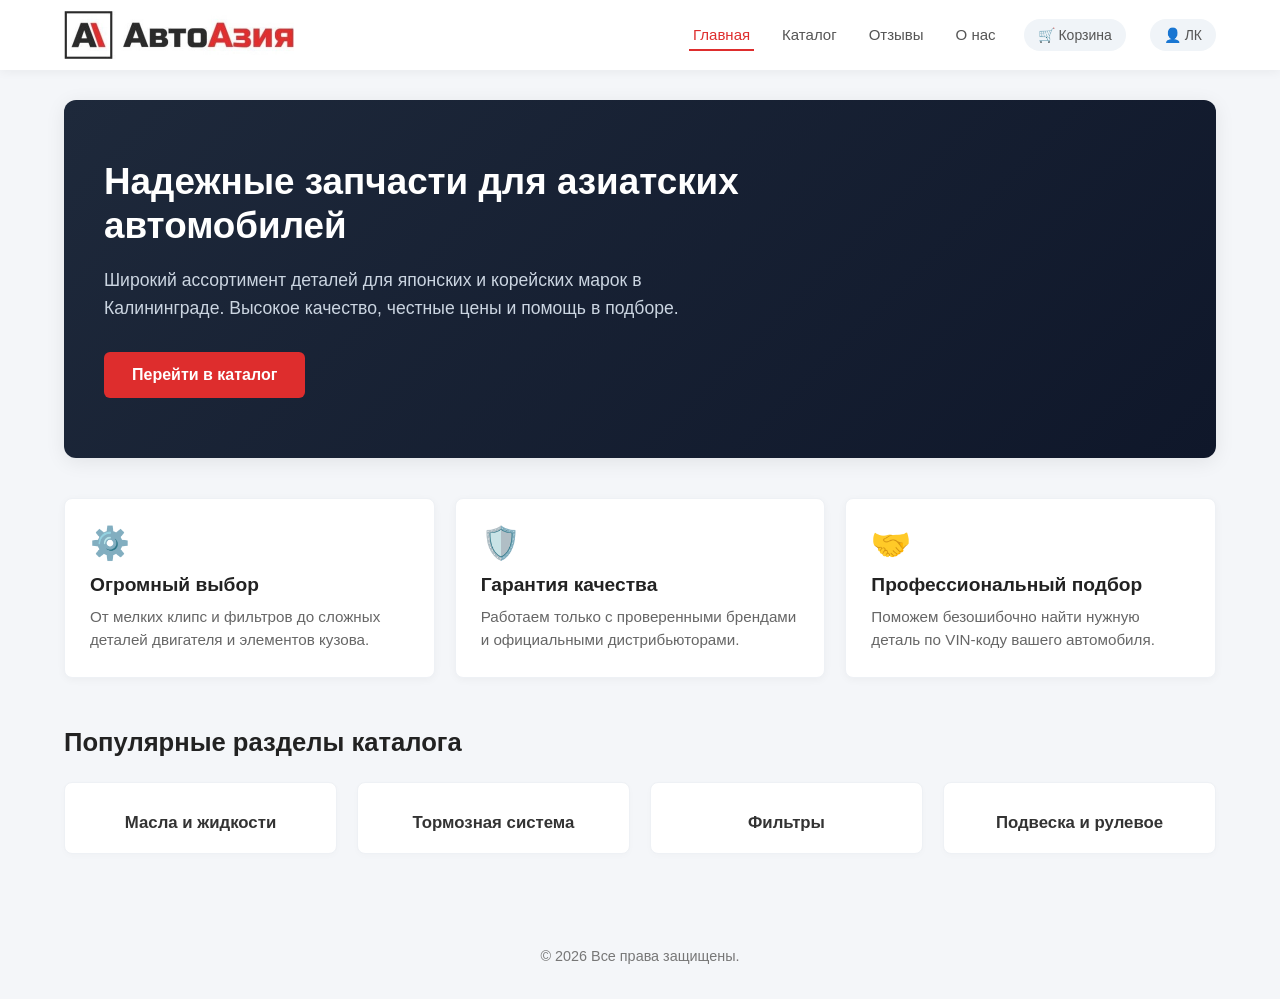
<file: index.html>
<!DOCTYPE html>
<html lang="ru">
<head>
    <meta charset="UTF-8">
    <meta name="viewport" content="width=device-width, initial-scale=1.0">
    <title>АвтоАзия — Запчасти для японских и корейских авто в Калининграде</title>
    <link rel="icon" type="image/png" href="images/favicon1.png">
    <link rel="stylesheet" href="style.css">
    <script src="script.js" defer></script> 
</head>
<body class="page-home">
    <header>
        <div class="header-container">
            <a href="index.html" class="logo">
                <img src="images/logo2.jpg" alt="logo AutoAsia" width="230" height="48">
            </a>
                <nav class="navigation">
                    <ul>
                        <li><a href="index.html" class="active">Главная</a></li>
                        <li><a href="catalog.html">Каталог</a></li>
                        <li><a href="reviews.html">Отзывы</a></li>
                        <li><a href="about.html">О нас</a></li>
                        <li><a href="cart.html" class="icon-link">🛒 Корзина</a></li>
                        <li><a href="auth.html" class="icon-link">👤 ЛК</a></li>

                    </ul>
                </nav>
        </div>
    </header>

    <main class="main-content">
        <!-- Главный промо-баннер -->
        <section class="hero-banner">
            <div class="hero-content">
                <h1>Надежные запчасти для азиатских автомобилей</h1>
                <p>Широкий ассортимент деталей для японских и корейских марок в Калининграде. Высокое качество, честные цены и помощь в подборе.</p>
                <a href="catalog.html" class="cta-button">Перейти в каталог</a>
            </div>
        </section>

        <!-- Блок преимуществ -->
        <section class="features-section">
            <div class="feature-card">
                <span class="feature-icon">⚙️</span>
                <h3>Огромный выбор</h3>
                <p>От мелких клипс и фильтров до сложных деталей двигателя и элементов кузова.</p>
            </div>
            <div class="feature-card">
                <span class="feature-icon">🛡️</span>
                <h3>Гарантия качества</h3>
                <p>Работаем только с проверенными брендами и официальными дистрибьюторами.</p>
            </div>
            <div class="feature-card">
                <span class="feature-icon">🤝</span>
                <h3>Профессиональный подбор</h3>
                <p>Поможем безошибочно найти нужную деталь по VIN-коду вашего автомобиля.</p>
            </div>
        </section>

        <!-- Популярные категории -->
        <section class="categories-section">
            <h2>Популярные разделы каталога</h2>
            <div class="categories-grid">
                <a href="catalog.html?category=oil" class="category-item-box">
                    <span class="cat-icon"></span>
                    <h4>Масла и жидкости</h4>
                </a>
                <a href="catalog.html?category=brakes" class="category-item-box">
                    <span class="cat-icon"></span>
                    <h4>Тормозная система</h4>
                </a>
                <a href="catalog.html?category=filters" class="category-item-box">
                    <span class="cat-icon"></span>
                    <h4>Фильтры</h4>
                </a>
                <a href="catalog.html?category=suspension" class="category-item-box">
                    <span class="cat-icon"></span>
                    <h4>Подвеска и рулевое</h4>
                </a>
            </div>
        </section>
    </main>

    <footer>
        <p>&copy; 2026 Все права защищены.</p>
    </footer>
</body>
</html>
</file>
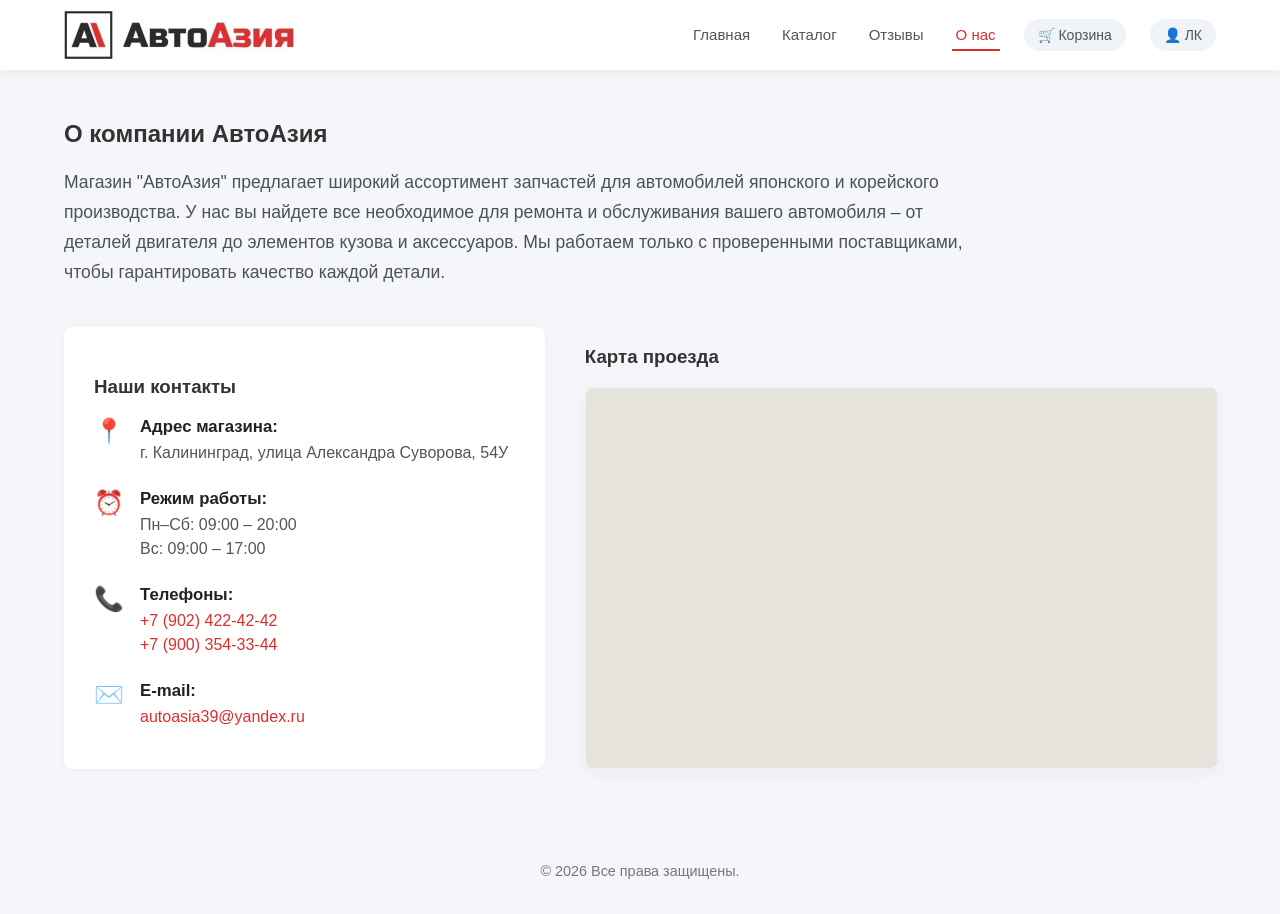
<file: about.html>
<!DOCTYPE html>
<html lang="ru">
<head>
    <meta charset="UTF-8">
    <meta name="viewport" content="width=device-width, initial-scale=1.0">
    <title>О нас и контакты — АвтоАзия</title>
    <link rel="icon" type="image/png" href="images/favicon1.png">
    <link rel="stylesheet" href="style.css">
    <script src="script.js" defer></script> 
</head>
<body>
    <header>
        <div class="header-container">
            <a href="index.html" class="logo">
                <img src="images/logo2.jpg" alt="logo AutoAsia" width="230" height="48">
            </a>
            <nav class="navigation">
                <ul>
                    <li><a href="index.html">Главная</a></li>
                    <li><a href="catalog.html">Каталог</a></li>
                    <li><a href="reviews.html">Отзывы</a></li>
                    <li><a href="about.html" class="active">О нас</a></li>
                    <li><a href="cart.html" class="icon-link">🛒 Корзина</a></li>
                    <li><a href="auth.html" class="icon-link">👤 ЛК</a></li>
                </ul>
            </nav>
        </div>
    </header>

    <main class="main-content">
        <section class="about-section">
            <h2>О компании АвтоАзия</h2>
            <p class="about-description">
                Магазин "АвтоАзия" предлагает широкий ассортимент запчастей для автомобилей японского и корейского производства. У нас вы найдете все необходимое для ремонта и обслуживания вашего автомобиля – от деталей двигателя до элементов кузова и аксессуаров. Мы работаем только с проверенными поставщиками, чтобы гарантировать качество каждой детали.
            </p>

            <div class="contacts-grid">
                <!-- Блок с текстовыми контактами -->
                <div class="contacts-info">
                    <h3>Наши контакты</h3>
                    
                    <div class="contact-item">
                        <span class="contact-icon">📍</span>
                        <div>
                            <strong>Адрес магазина:</strong>
                            <p id="store-address">г. Калининград, улица Александра Суворова, 54У</p>
                        </div>
                    </div>

                    <div class="contact-item">
                        <span class="contact-icon">⏰</span>
                        <div>
                            <strong>Режим работы:</strong>
                            <p id="store-hours">Пн–Сб: 09:00 – 20:00<br>Вс: 09:00 – 17:00</p>
                        </div>
                    </div>

                    <div class="contact-item">
                        <span class="contact-icon">📞</span>
                        <div>
                            <strong>Телефоны:</strong>
                            <p id="store-phone">
                                <a href="tel:+79024224242">+7 (902) 422-42-42</a><br>
                                <a href="tel:+79003543344">+7 (900) 354-33-44</a>
                            </p>
                        </div>
                    </div>

                    <div class="contact-item">
                        <span class="contact-icon">✉️</span>
                        <div>
                            <strong>E-mail:</strong>
                            <p id="store-email"><a href="mailto:autoasia39@yandex.ru">autoasia39@yandex.ru</a></p>
                        </div>
                    </div>
                </div>

                <!-- Блок со встроенной интерактивной картой проезда -->
                <div class="contacts-map">
                    <h3>Карта проезда</h3>
                    <div class="map-container">
                        <!-- Официальный и безопасный виджет Яндекс.Карт, сфокусированный на вашем филиале -->
                        <iframe src="https://yandex.ru/map-widget/v1/?um=constructor%3A7e89fc07431ff6546048db5cafcb59c7e0a0d65409f63f524a30222af4c9e395&amp;source=constructor" width=100% height=100% frameborder="0"></iframe>
                    </div>
                </div>
            </div>
        </section>
    </main>
    
    <footer>
        <p>&copy; 2026 Все права защищены.</p>
    </footer>
</body>
</html>
</file>
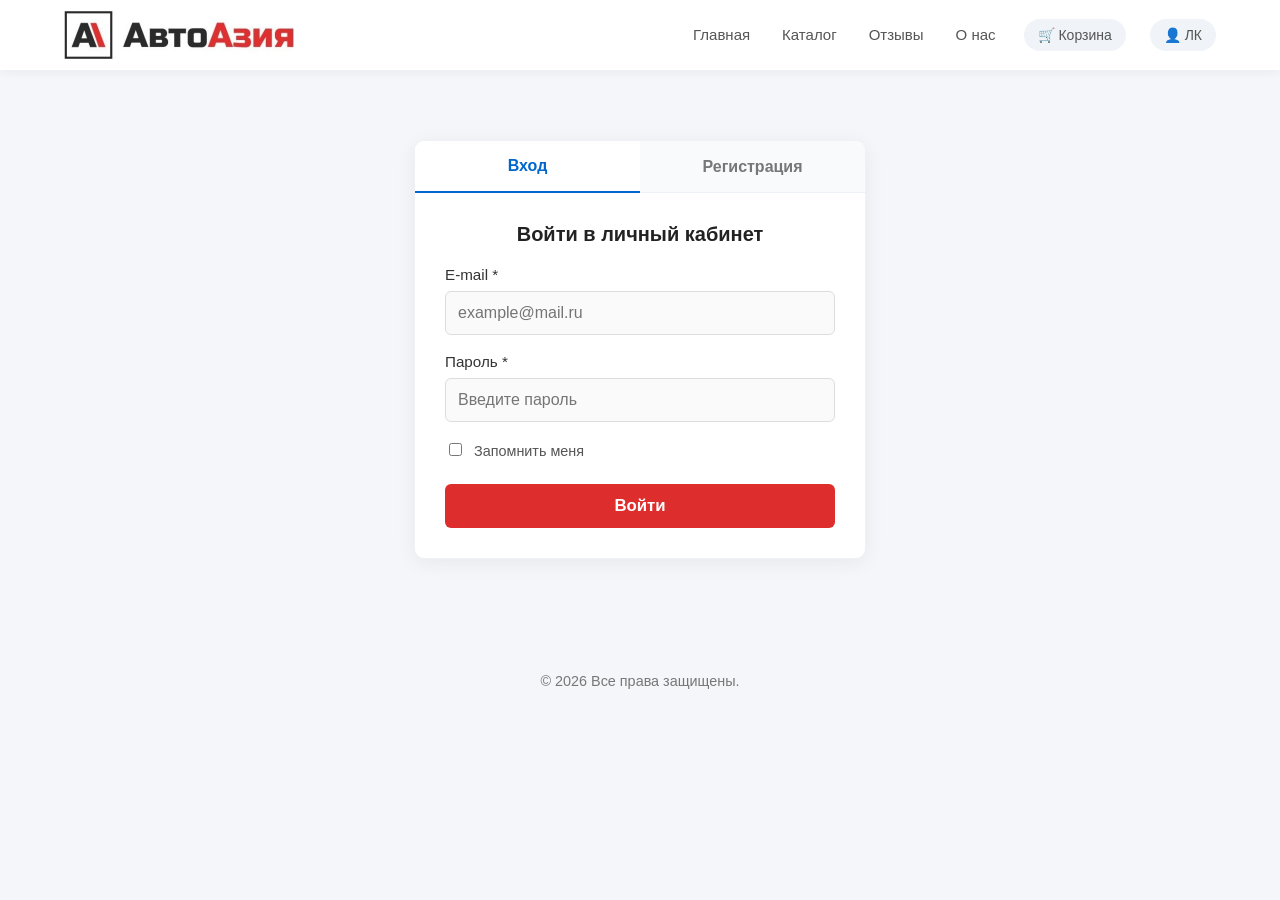
<file: auth.html>
<!DOCTYPE html>
<html lang="ru">
<head>
    <meta charset="UTF-8">
    <meta name="viewport" content="width=device-width, initial-scale=1.0">
    <title>Вход и Регистрация — АвтоАзия</title>
    <link rel="icon" type="image/png" href="images/favicon1.png">
    <link rel="stylesheet" href="style.css">
    <script src="script.js" defer></script> 
</head>
<body>
    <header>
        <div class="header-container">
            <a href="index.html" class="logo">
                <img src="images/logo2.jpg" alt="logo AutoAsia" width="230" height="48">
            </a>
            <nav class="navigation">
                <ul>
                    <li><a href="index.html">Главная</a></li>
                    <li><a href="catalog.html">Каталог</a></li>
                    <li><a href="reviews.html">Отзывы</a></li>
                    <li><a href="about.html">О нас</a></li>
                    <li><a href="cart.html" class="icon-link">🛒 Корзина</a></li>
                    <li><a href="auth.html" class="icon-link">👤 ЛК</a></li>
                </ul>
            </nav>
        </div>
    </header>

    <main class="main-content">
        <section class="auth-section">
            <div class="auth-container">
                <!-- Переключатели вкладок -->
                <div class="auth-tabs">
                    <button class="auth-tab-btn active" data-auth-tab="login-form-block">Вход</button>
                    <button class="auth-tab-btn" data-auth-tab="register-form-block">Регистрация</button>
                </div>

                <!-- Блок Входа -->
                <div class="auth-form-content active" id="login-form-block">
                    <h3>Войти в личный кабинет</h3>
                    <form class="auth-form" id="login-form">
                        <div class="form-group">
                            <label for="login-email">E-mail *</label>
                            <input type="email" id="login-email" required placeholder="example@mail.ru">
                        </div>
                        <div class="form-group">
                            <label for="login-password">Пароль *</label>
                            <input type="password" id="login-password" required placeholder="Введите пароль">
                        </div>
                        <div class="auth-remember">
                            <label><input type="checkbox" name="remember"> Запомнить меня</label>
                        </div>
                        <button type="submit" class="submit-btn auth-btn">Войти</button>
                    </form>
                </div>

                <!-- Блок Регистрации -->
                <div class="auth-form-content" id="register-form-block">
                    <h3>Создать аккаунт</h3>
                    <form class="auth-form" id="register-form">
                        <div class="form-group">
                            <label for="reg-name">Ваше имя *</label>
                            <input type="text" id="reg-name" required placeholder="Иван Иванов">
                        </div>
                        <div class="form-group">
                            <label for="reg-phone">Телефон *</label>
                            <input type="tel" id="reg-phone" required placeholder="+7 (999) 999-99-99">
                        </div>
                        <div class="form-group">
                            <label for="reg-email">E-mail *</label>
                            <input type="email" id="reg-email" required placeholder="example@mail.ru">
                        </div>
                        <div class="form-group">
                            <label for="reg-password">Пароль *</label>
                            <input type="password" id="reg-password" required placeholder="Минимум 6 символов">
                        </div>
                        <div class="form-group">
                            <label for="reg-password-confirm">Повторите пароль *</label>
                            <input type="password" id="reg-password-confirm" required placeholder="Повторите пароль">
                        </div>
                        <button type="submit" class="submit-btn auth-btn">Зарегистрироваться</button>
                    </form>
                </div>
            </div>
        </section>
    </main>

    <footer>
        <p>&copy; 2026 Все права защищены.</p>
    </footer>
</body>
</html>
</file>
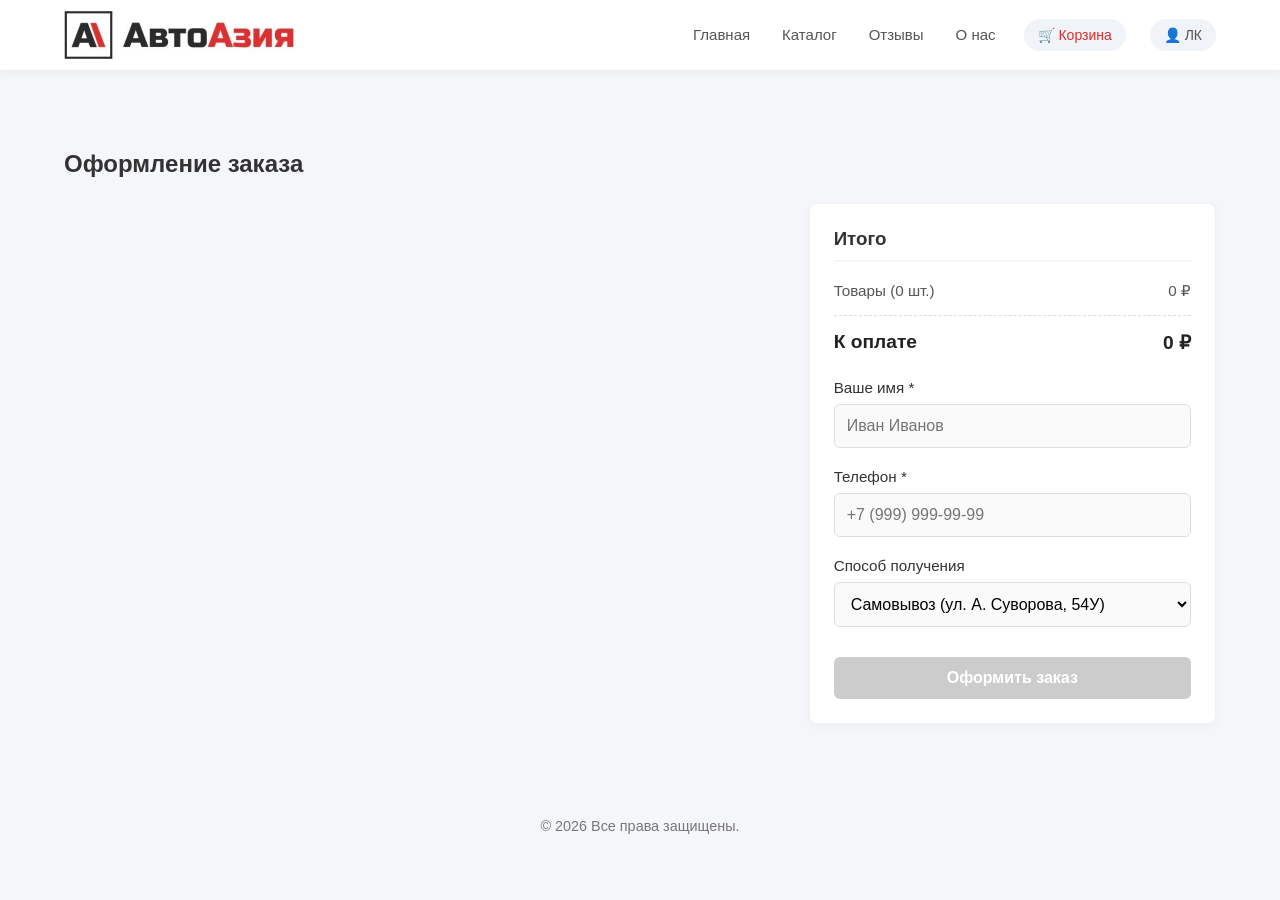
<file: cart.html>
<!DOCTYPE html>
<html lang="ru">
<head>
    <meta charset="UTF-8">
    <meta name="viewport" content="width=device-width, initial-scale=1.0">
    <title>Корзина покупок — АвтоАзия</title>
    <link rel="icon" type="image/png" href="images/favicon1.png">
    <link rel="stylesheet" href="style.css">
    <script src="script.js" defer></script> 
</head>
<body>
    <header>
        <div class="header-container">
            <a href="index.html" class="logo">
                <img src="images/logo2.jpg" alt="logo AutoAsia" width="230" height="48">
            </a>
            <nav class="navigation">
                <ul>
                    <li><a href="index.html">Главная</a></li>
                    <li><a href="catalog.html">Каталог</a></li>
                    <li><a href="reviews.html">Отзывы</a></li>
                    <li><a href="about.html">О нас</a></li>
                    <li><a href="cart.html" class="icon-link active">🛒 Корзина</a></li>
                    <li><a href="profile.html" class="icon-link">👤 ЛК</a></li>
                </ul>
            </nav>
        </div>
    </header>

    <main class="main-content">
        <section class="cart-section">
            <h2>Оформление заказа</h2>

            <div class="cart-layout">
                <!-- Левая часть: список добавленных автотоваров -->
                <div class="cart-items-container">
                    
                    <!-- Товар 1 -->
                    <article class="cart-item" data-price="3500">
                        <div class="cart-item-info">
                            <h4>Моторное масло 5W-30 (4л)</h4>
                            <p class="item-meta">Категория: Масла и жидкости</p>
                        </div>
                        <div class="cart-item-actions">
                            <div class="quantity-controls">
                                <button class="qty-btn qty-minus">−</button>
                                <span class="qty-value">1</span>
                                <button class="qty-btn qty-plus">+</button>
                            </div>
                            <div class="cart-item-price">3 500 ₽</div>
                            <button class="delete-item-btn" title="Удалить из корзины">🗑️</button>
                        </div>
                    </article>

                    <!-- Товар 2 -->
                    <article class="cart-item" data-price="2200">
                        <div class="cart-item-info">
                            <h4>Тормозные колодки передние NiBK</h4>
                            <p class="item-meta">Для моделей: Kia Rio, Hyundai Solaris</p>
                        </div>
                        <div class="cart-item-actions">
                            <div class="quantity-controls">
                                <button class="qty-btn qty-minus">−</button>
                                <span class="qty-value">2</span>
                                <button class="qty-btn qty-plus">+</button>
                            </div>
                            <div class="cart-item-price">4 400 ₽</div>
                            <button class="delete-item-btn" title="Удалить из корзины">🗑️</button>
                        </div>
                    </article>

                    <!-- Сообщение о пустой корзине (скрыто по умолчанию) -->
                    <div class="empty-cart-message" style="display: none;">
                        <p>Ваша корзина пуста. Перейдите в каталог, чтобы выбрать нужные запчасти.</p>
                        <a href="catalog.html" class="cta-button">Перейти в каталог</a>
                    </div>

                </div>

                <!-- Правая часть: Блок итоговой стоимости и данных клиента -->
                <div class="cart-summary-panel">
                    <h3>Итого</h3>
                    <div class="summary-row">
                        <span>Товары (<span id="total-count">3</span> шт.)</span>
                        <span id="subtotal-price">7 900 ₽</span>
                    </div>
                    <div class="summary-row font-bold total-row">
                        <span>К оплате</span>
                        <span id="final-price">7 900 ₽</span>
                    </div>

                    <!-- Форма заказа -->
                    <form class="checkout-form" id="order-form">
                        <div class="form-group">
                            <label for="checkout-name">Ваше имя *</label>
                            <input type="text" id="checkout-name" required placeholder="Иван Иванов">
                        </div>
                        <div class="form-group">
                            <label for="checkout-phone">Телефон *</label>
                            <input type="tel" id="checkout-phone" required placeholder="+7 (999) 999-99-99">
                        </div>
                        <div class="form-group">
                            <label for="delivery-method">Способ получения</label>
                            <select id="delivery-method">
                                <option value="pickup">Самовывоз (ул. А. Суворова, 54У)</option>
                                <option value="delivery">Доставка по Калининграду</option>
                            </select>
                        </div>
                        <button type="submit" class="submit-btn checkout-btn" id="submit-order-btn">Оформить заказ</button>
                    </form>
                </div>
            </div>
        </section>
    </main>

    <footer>
        <p>&copy; 2026 Все права защищены.</p>
    </footer>
</body>
</html>
</file>
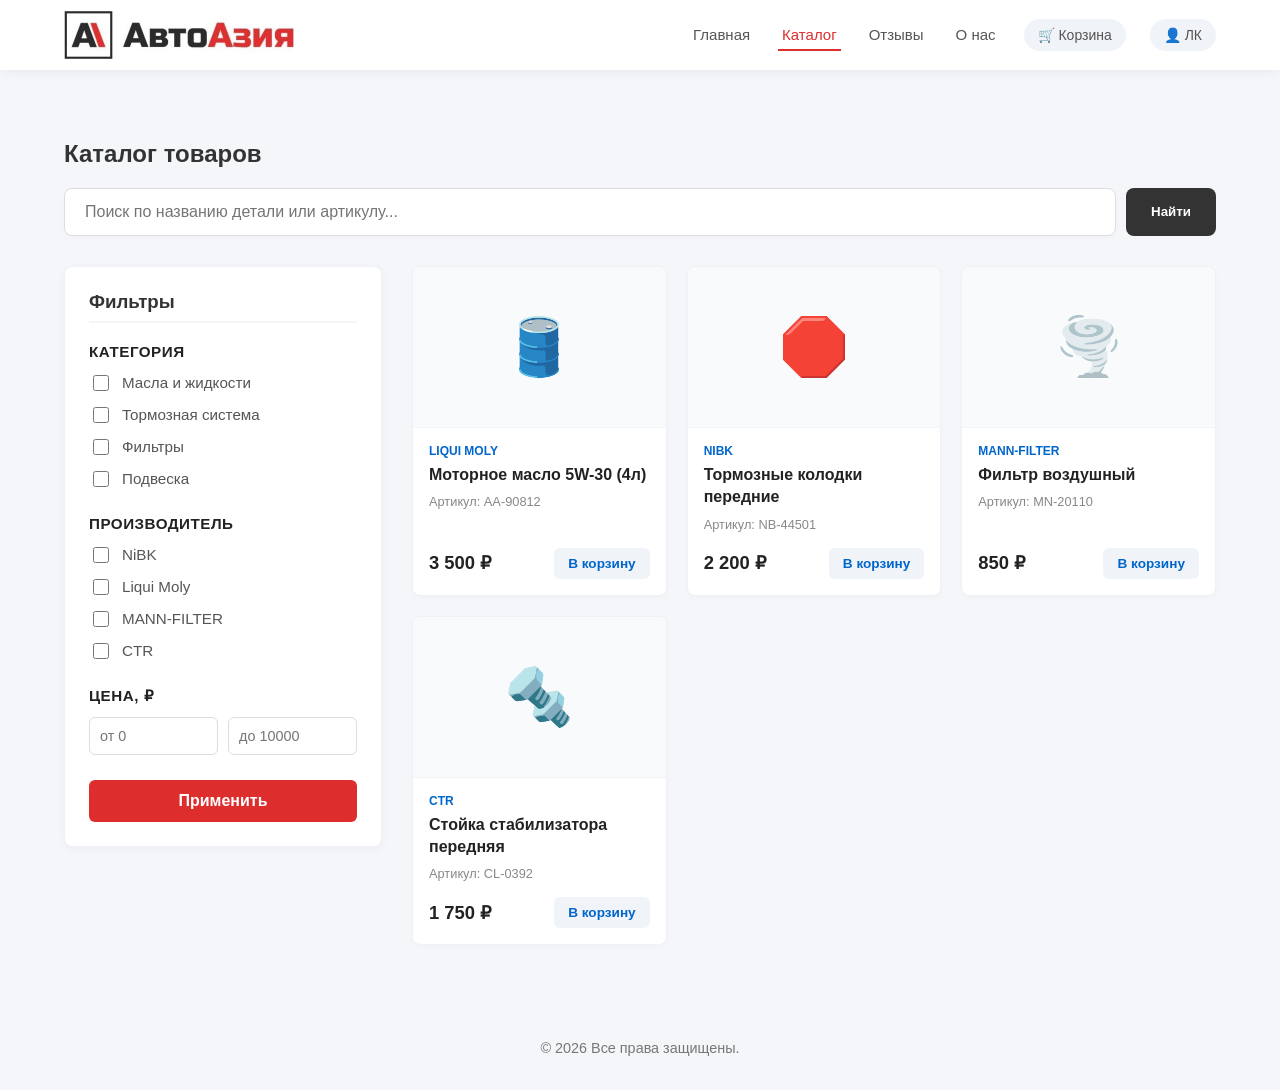
<file: catalog.html>
<!DOCTYPE html>
<html lang="ru">
<head>
    <meta charset="UTF-8">
    <meta name="viewport" content="width=device-width, initial-scale=1.0">
    <title>Каталог автозапчастей — АвтоАзия</title>
    <link rel="icon" type="image/png" href="images/favicon1.png">
    <link rel="stylesheet" href="style.css">
    <script src="script.js" defer></script> 
</head>
<body>
    <header>
        <div class="header-container">
            <a href="index.html" class="logo">
                <img src="images/logo2.jpg" alt="logo AutoAsia" width="230" height="48">
            </a>
            <nav class="navigation">
                <ul>
                    <li><a href="index.html">Главная</a></li>
                    <li><a href="catalog.html" class="active">Каталог</a></li>
                    <li><a href="reviews.html">Отзывы</a></li>
                    <li><a href="about.html">О нас</a></li>
                    <li><a href="cart.html" class="icon-link">🛒 Корзина</a></li>
                    <li><a href="auth.html" class="icon-link">👤 ЛК</a></li>
                </ul>
            </nav>
        </div>
    </header>

    <main class="main-content">
        <section class="catalog-section">
            <h2>Каталог товаров</h2>

            <!-- Верхняя панель поиска -->
            <div class="search-bar-container">
                <input type="text" id="catalog-search" placeholder="Поиск по названию детали или артикулу...">
                <button type="button" class="search-btn">Найти</button>
            </div>

            <div class="catalog-layout">
                <!-- Боковая панель фильтров -->
                <aside class="catalog-filters">
                    <h3>Фильтры</h3>
                    
                    <!-- Фильтр по категориям -->
                    <div class="filter-group-box">
                        <h4>Категория</h4>
                        <label><input type="checkbox" class="filter-checkbox" data-type="category" value="oil"> Масла и жидкости</label>
                        <label><input type="checkbox" class="filter-checkbox" data-type="category" value="brakes"> Тормозная система</label>
                        <label><input type="checkbox" class="filter-checkbox" data-type="category" value="filters"> Фильтры</label>
                        <label><input type="checkbox" class="filter-checkbox" data-type="category" value="suspension"> Подвеска</label>
                    </div>

                    <!-- Фильтр по брендам -->
                    <div class="filter-group-box">
                        <h4>Производитель</h4>
                        <label><input type="checkbox" class="filter-checkbox" data-type="brand" value="nibk"> NiBK</label>
                        <label><input type="checkbox" class="filter-checkbox" data-type="brand" value="liqui"> Liqui Moly</label>
                        <label><input type="checkbox" class="filter-checkbox" data-type="brand" value="mann"> MANN-FILTER</label>
                        <label><input type="checkbox" class="filter-checkbox" data-type="brand" value="ctr"> CTR</label>
                    </div>

                    <!-- Фильтр по цене -->
                    <div class="filter-group-box">
                        <h4>Цена, ₽</h4>
                        <div class="price-range-inputs">
                            <input type="number" id="price-min" placeholder="от 0">
                            <input type="number" id="price-max" placeholder="до 10000">
                        </div>
                    </div>

                    <button type="button" class="submit-btn apply-filters-btn">Применить</button>
                </aside>

                <!-- Сетка товаров (Витрина) -->
                <div class="products-grid">
                    
                    <!-- Товар 1 -->
                    <article class="product-card-item" data-category="oil" data-brand="liqui" data-price="3500">
                        <div class="product-image-stub">🛢️</div>
                        <div class="product-card-info">
                            <span class="product-brand-tag">Liqui Moly</span>
                            <h4>Моторное масло 5W-30 (4л)</h4>
                            <p class="product-sku">Артикул: AA-90812</p>
                            <div class="product-card-footer">
                                <span class="product-item-price">3 500 ₽</span>
                                <button type="button" class="add-to-cart-btn">В корзину</button>
                            </div>
                        </div>
                    </article>

                    <!-- Товар 2 -->
                    <article class="product-card-item" data-category="brakes" data-brand="nibk" data-price="2200">
                        <div class="product-image-stub">🛑</div>
                        <div class="product-card-info">
                            <span class="product-brand-tag">NiBK</span>
                            <h4>Тормозные колодки передние</h4>
                            <p class="product-sku">Артикул: NB-44501</p>
                            <div class="product-card-footer">
                                <span class="product-item-price">2 200 ₽</span>
                                <button type="button" class="add-to-cart-btn">В корзину</button>
                            </div>
                        </div>
                    </article>

                    <!-- Товар 3 -->
                    <article class="product-card-item" data-category="filters" data-brand="mann" data-price="850">
                        <div class="product-image-stub">🌪️</div>
                        <div class="product-card-info">
                            <span class="product-brand-tag">MANN-FILTER</span>
                            <h4>Фильтр воздушный</h4>
                            <p class="product-sku">Артикул: MN-20110</p>
                            <div class="product-card-footer">
                                <span class="product-item-price">850 ₽</span>
                                <button type="button" class="add-to-cart-btn">В корзину</button>
                            </div>
                        </div>
                    </article>

                    <!-- Товар 4 -->
                    <article class="product-card-item" data-category="suspension" data-brand="ctr" data-price="1750">
                        <div class="product-image-stub">🔩</div>
                        <div class="product-card-info">
                            <span class="product-brand-tag">CTR</span>
                            <h4>Стойка стабилизатора передняя</h4>
                            <p class="product-sku">Артикул: CL-0392</p>
                            <div class="product-card-footer">
                                <span class="product-item-price">1 750 ₽</span>
                                <button type="button" class="add-to-cart-btn">В корзину</button>
                            </div>
                        </div>
                    </article>

                    <!-- Уведомление, если ничего не найдено (скрыто) -->
                    <div class="no-products-found" style="display: none; width: 100%; text-align: center; padding: 40px; color: #666;">
                        По вашему запросу товары не найдены. Попробуйте изменить параметры фильтров.
                    </div>

                </div>
            </div>
        </section>
    </main>

    <footer>
        <p>&copy; 2026 Все права защищены.</p>
    </footer>
</body>
</html>
</file>
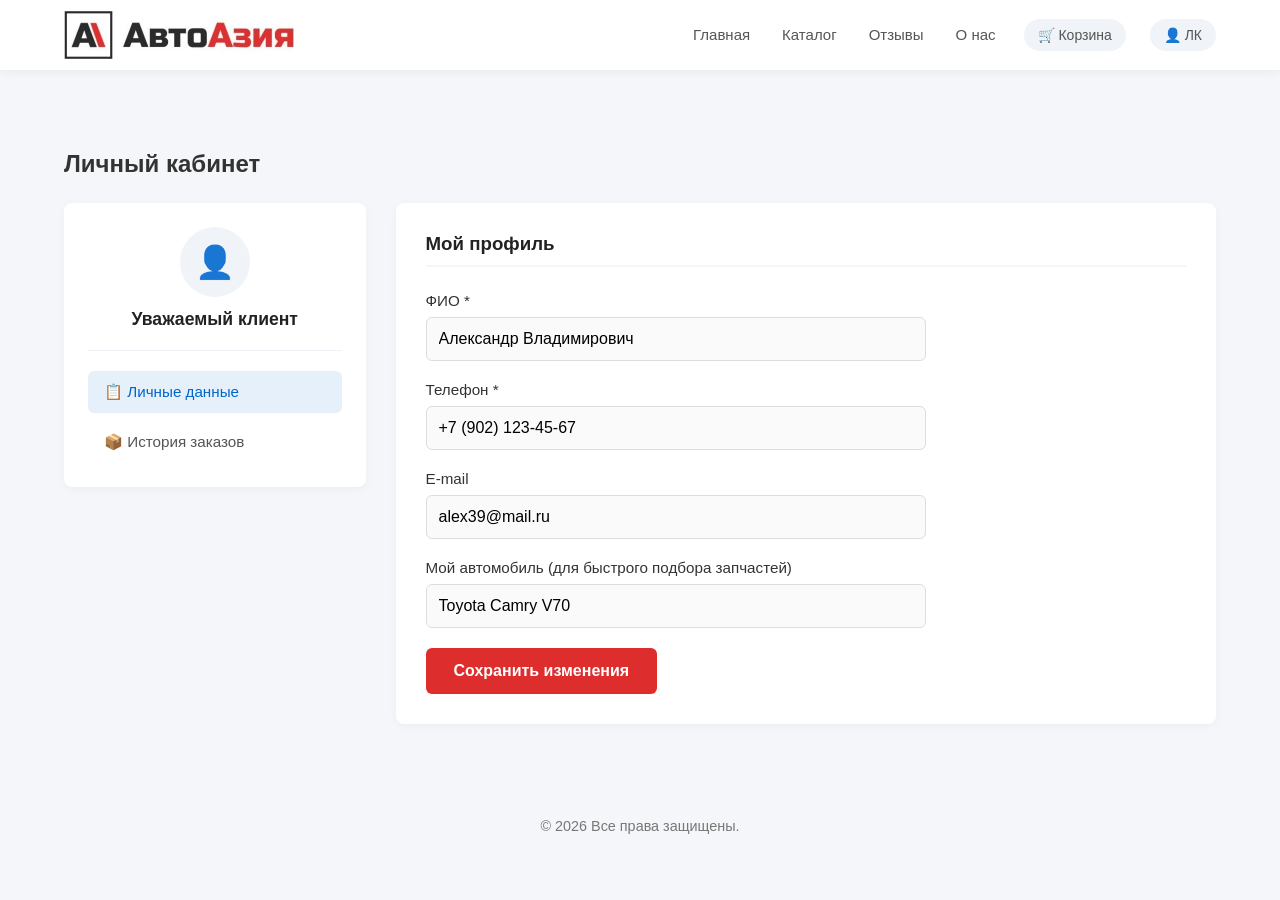
<file: profile.html>
<!DOCTYPE html>
<html lang="ru">
<head>
    <meta charset="UTF-8">
    <meta name="viewport" content="width=device-width, initial-scale=1.0">
    <title>Личный кабинет — АвтоАзия</title>
    <link rel="icon" type="image/png" href="images/favicon1.png">
    <link rel="stylesheet" href="style.css">
    <script src="script.js" defer></script> 
</head>
<body>
    <header>
        <div class="header-container">
            <a href="index.html" class="logo">
                <img src="images/logo2.jpg" alt="logo AutoAsia" width="230" height="48">
            </a>
            <nav class="navigation">
                <ul>
                    <li><a href="index.html">Главная</a></li>
                    <li><a href="catalog.html">Каталог</a></li>
                    <li><a href="reviews.html">Отзывы</a></li>
                    <li><a href="about.html">О нас</a></li>
                    <li><a href="cart.html" class="icon-link">🛒 Корзина</a></li>
                    <li><a href="auth.html" class="icon-link">👤 ЛК</a></li>
                </ul>
            </nav>
        </div>
    </header>

    <main class="main-content">
        <section class="profile-section">
            <h2>Личный кабинет</h2>

            <div class="profile-layout">
                <!-- Боковое меню ЛК -->
                <aside class="profile-sidebar">
                    <div class="user-avatar-block">
                        <div class="avatar-placeholder">👤</div>
                        <h4 class="user-display-name">Уважаемый клиент</h4>
                    </div>
                    <nav class="profile-menu">
                        <button class="menu-btn active" data-tab="personal-data">📋 Личные данные</button>
                        <button class="menu-btn" data-tab="orders-history">📦 История заказов</button>
                    </nav>
                </aside>

                <!-- Контентная область вкладок -->
                <div class="profile-content">
                    
                    <!-- Вкладка 1: Личные данные -->
                    <div class="profile-tab-content active" id="personal-data">
                        <h3>Мой профиль</h3>
                        <form class="profile-form">
                            <div class="form-group">
                                <label for="user-name">ФИО *</label>
                                <input type="text" id="user-name" required placeholder="Иван Иванов" value="Александр Владимирович">
                            </div>
                            <div class="form-group">
                                <label for="user-phone">Телефон *</label>
                                <input type="tel" id="user-phone" required placeholder="+7 (999) 999-99-99" value="+7 (902) 123-45-67">
                            </div>
                            <div class="form-group">
                                <label for="user-email">E-mail</label>
                                <input type="email" id="user-email" placeholder="example@mail.ru" value="alex39@mail.ru">
                            </div>
                            <div class="form-group">
                                <label for="user-car">Мой автомобиль (для быстрого подбора запчастей)</label>
                                <input type="text" id="user-car" placeholder="Например: Toyota Camry 2018" value="Toyota Camry V70">
                            </div>
                            <button type="submit" class="submit-btn">Сохранить изменения</button>
                        </form>
                    </div>

                    <!-- Вкладка 2: История заказов -->
                    <div class="profile-tab-content" id="orders-history">
                        <h3>История ваших заказов</h3>
                        <div class="orders-list">
                            
                            <!-- Заказ 1 -->
                            <div class="order-item-box">
                                <div class="order-header">
                                    <strong>Заказ №24018 от 12.05.2026</strong>
                                    <span class="order-status status-completed">Выдан</span>
                                </div>
                                <div class="order-body">
                                    <p>Стойки амортизатора передние (комплект 2 шт.) — 1 шт.</p>
                                    <p class="order-total">Сумма заказа: <strong>14 200 ₽</strong></p>
                                </div>
                            </div>

                            <!-- Заказ 2 -->
                            <div class="order-item-box">
                                <div class="order-header">
                                    <strong>Заказ №23891 от 18.04.2026</strong>
                                    <span class="order-status status-completed">Выдан</span>
                                </div>
                                <div class="order-body">
                                    <p>Фильтр масляный NiBK, Масло моторное 5W-30 (4л) — 1 шт.</p>
                                    <p class="order-total">Сумма заказа: <strong>4 150 ₽</strong></p>
                                </div>
                            </div>

                        </div>
                    </div>

                </div>
            </div>
        </section>
    </main>

    <footer>
        <p>&copy; 2026 Все права защищены.</p>
    </footer>
</body>
</html>
</file>
<file: style.css>
/* =========================================================
   01. ОБЩИЕ СТИЛИ
   ========================================================= */

/* Цветовая система проекта */
:root {
    --color-primary: #de2d2d; /* Задаём единый цвет для ключевых кнопок и активных элементов */
    --color-primary-hover: #b92323; /* Задаём более тёмный цвет для состояний hover */
    --color-text: #333333; /* Задаём основной цвет текста */
    --color-text-light: #666666; /* Задаём вторичный цвет текста */
    --color-heading: #222222; /* Задаём цвет заголовков */
    --color-background: #f4f6f9; /* Задаём общий цвет фона */
    --color-surface: #ffffff; /* Задаём цвет карточек и других светлых поверхностей */
    --color-border: #eef1f5; /* Задаём стандартный цвет границ */
    --color-input: #fafafa; /* Задаём фон полей формы */
}

/* Базовые параметры документа */
body {
    margin: 0; /* Убираем стандартный внешний отступ браузера */
    padding: 0; /* Убираем стандартный внутренний отступ браузера */
    font-family: 'Segoe UI', Tahoma, Geneva, Verdana, sans-serif; /* Задаём единый шрифт сайта */
    background-color: var(--color-background); /* Используем единый фон сайта */
    color: var(--color-text); /* Используем единый основной цвет текста */
}

/* Общая ширина основных контейнеров */
.header-container,
.main-content {
    max-width: 1200px; /* Ограничиваем максимальную ширину контента */
    width: 90%; /* Оставляем боковые поля на небольших экранах */
    margin: 0 auto; /* Центрируем контейнер по горизонтали */
}

/* =========================================================
   02. ОБЩАЯ ШАПКА САЙТА
   ========================================================= */

/* Основной контейнер шапки */
header {
    width: 100%; /* Растягиваем шапку на всю ширину экрана */
    background-color: var(--color-surface); /* Задаём белый фон шапки */
    box-shadow: 0 2px 10px rgba(0, 0, 0, 0.05); /* Добавляем мягкую тень */
    position: sticky; /* Фиксируем шапку при прокрутке */
    top: 0; /* Прикрепляем шапку к верхней границе окна */
    z-index: 100; /* Размещаем шапку поверх основного контента */
}

/* Внутренний контейнер шапки */
.header-container {
    height: 70px; /* Задаём фиксированную высоту шапки */
    display: flex; /* Включаем flex-разметку */
    align-items: center; /* Выравниваем элементы по вертикали */
    justify-content: space-between; /* Размещаем логотип слева, меню справа */
}

/* Логотип */
.logo {
    display: flex; /* Включаем flex-разметку логотипа */
    align-items: center; /* Выравниваем логотип по вертикали */
}

/* Изображение логотипа */
.logo img {
    display: block; /* Убираем лишний строчный отступ изображения */
    object-fit: contain; /* Сохраняем пропорции изображения */
}

/* Навигационный список */
.navigation ul {
    list-style: none; /* Убираем маркеры списка */
    margin: 0; /* Убираем стандартный внешний отступ списка */
    padding: 0; /* Убираем стандартный внутренний отступ списка */
    display: flex; /* Размещаем пункты в одну строку */
    gap: 24px; /* Задаём расстояние между пунктами меню */
    align-items: center; /* Выравниваем пункты меню по вертикали */
}

/* Обычные ссылки навигации */
.navigation a {
    text-decoration: none; /* Убираем стандартное подчёркивание */
    color: #555555; /* Задаём цвет обычной ссылки */
    font-weight: 500; /* Делаем текст ссылки умеренно жирным */
    font-size: 15px; /* Задаём размер текста */
    transition: color 0.2s ease, border-color 0.2s ease; /* Плавно меняем цвет и границу */
    padding: 6px 4px; /* Добавляем область клика */
    display: inline-block; /* Позволяем корректно применять размеры и отступы */
    border-bottom: 2px solid transparent; /* Резервируем место под активную границу без скачка layout */
}

/* Hover обычной ссылки */
.navigation a:hover {
    color: var(--color-primary); /* Подсвечиваем ссылку фирменным красным */
}

/* Активный пункт навигации */
.navigation a.active {
    color: var(--color-primary); /* Подсвечиваем активную страницу фирменным красным */
    border-bottom-color: var(--color-primary); /* Показываем активную нижнюю границу */
}

/* Кнопки Корзины и ЛК в навигации */
.navigation .icon-link {
    background-color: #f0f4f8; /* Задаём нейтральный фон кнопки */
    padding: 8px 14px; /* Увеличиваем область клика */
    border-radius: 20px; /* Скругляем кнопку */
    font-size: 14px; /* Немного уменьшаем размер текста */
    border-bottom: none; /* Убираем нижнюю границу навигации */
}

/* Hover кнопок Корзины и ЛК */
.navigation .icon-link:hover {
    background-color: var(--color-primary); /* Используем единый цвет ключевых кнопок */
    color: #ffffff; /* Делаем текст контрастным */
}

/* Основной контент */
.main-content {
    padding-top: 30px; /* Отделяем контент от шапки */
}

/* =========================================================
   03. ГЛАВНАЯ СТРАНИЦА
   Селекторы используются только блоками главной страницы.
   ========================================================= */

/* Hero-баннер */
.hero-banner {
    background: linear-gradient(135deg, #1e293b 0%, #0f172a 100%); /* Создаём тёмный градиент баннера */
    color: #ffffff; /* Делаем основной текст баннера белым */
    padding: 60px 40px; /* Задаём внутренние отступы баннера */
    border-radius: 12px; /* Скругляем углы баннера */
    margin-bottom: 40px; /* Отделяем баннер от следующего блока */
    box-shadow: 0 4px 20px rgba(0, 0, 0, 0.08); /* Добавляем мягкую тень */
}

/* Контент Hero */
.hero-content {
    max-width: 650px; /* Ограничиваем ширину текста для читаемости */
}

/* Заголовок Hero */
.hero-content h1 {
    font-size: 2.3rem; /* Увеличиваем размер главного заголовка */
    margin-top: 0; /* Убираем верхний отступ заголовка */
    margin-bottom: 16px; /* Добавляем расстояние до описания */
    line-height: 1.2; /* Уменьшаем межстрочный интервал крупного заголовка */
    font-weight: 700; /* Делаем главный заголовок жирным */
}

/* Описание Hero */
.hero-content p {
    font-size: 1.1rem; /* Увеличиваем размер описания */
    line-height: 1.6; /* Улучшаем читаемость текста */
    color: #cbd5e1; /* Используем приглушённый цвет текста */
    margin-bottom: 30px; /* Отделяем описание от кнопки */
}

/* Ключевая кнопка главной страницы */
.cta-button {
    display: inline-block; /* Позволяем корректно задавать размеры ссылки-кнопки */
    background-color: var(--color-primary); /* Используем требуемый цвет #de2d2d */
    color: #ffffff; /* Делаем текст кнопки белым */
    text-decoration: none; /* Убираем подчёркивание ссылки */
    padding: 14px 28px; /* Формируем удобную область клика */
    border-radius: 6px; /* Скругляем кнопку */
    font-weight: 600; /* Выделяем текст кнопки */
    font-size: 1rem; /* Задаём стандартный размер текста */
    transition: background-color 0.2s ease, transform 0.2s ease; /* Плавно анимируем hover */
}

/* Hover ключевой кнопки */
.cta-button:hover {
    background-color: var(--color-primary-hover); /* Затемняем красный при наведении */
    transform: translateY(-1px); /* Слегка поднимаем кнопку */
}

/* Блок преимуществ */
.features-section {
    display: flex; /* Включаем flex-разметку */
    flex-wrap: wrap; /* Разрешаем перенос карточек */
    gap: 20px; /* Задаём расстояние между карточками */
    margin-bottom: 50px; /* Отделяем блок от категорий */
}

/* Карточка преимущества */
.feature-card {
    background: var(--color-surface); /* Задаём белый фон карточки */
    padding: 25px; /* Добавляем внутренние отступы */
    border-radius: 8px; /* Скругляем карточку */
    flex: 1; /* Разрешаем карточкам равномерно занимать доступную ширину */
    min-width: 280px; /* Не позволяем карточке становиться слишком узкой */
    box-shadow: 0 2px 8px rgba(0, 0, 0, 0.04); /* Добавляем лёгкую тень */
    border: 1px solid var(--color-border); /* Добавляем тонкую границу */
}

/* Иконка преимущества */
.feature-icon {
    font-size: 2rem; /* Увеличиваем размер иконки */
    display: block; /* Переводим иконку в блочный элемент */
    margin-bottom: 12px; /* Отделяем иконку от заголовка */
}

/* Заголовок карточки преимущества */
.feature-card h3 {
    margin: 0 0 10px 0; /* Убираем лишний верхний отступ и задаём нижний */
    font-size: 1.2rem; /* Задаём размер заголовка */
    color: var(--color-heading); /* Используем единый цвет заголовков */
}

/* Текст карточки преимущества */
.feature-card p {
    margin: 0; /* Убираем стандартный отступ абзаца */
    color: var(--color-text-light); /* Используем вторичный цвет текста */
    line-height: 1.5; /* Улучшаем читаемость */
    font-size: 0.95rem; /* Немного уменьшаем размер текста */
}

/* Блок категорий */
.categories-section {
    margin-bottom: 60px; /* Добавляем пространство после блока */
}

/* Заголовок категорий */
.categories-section h2 {
    font-size: 1.6rem; /* Задаём размер заголовка */
    color: var(--color-heading); /* Используем единый цвет заголовков */
    margin-bottom: 25px; /* Отделяем заголовок от карточек */
}

/* Сетка категорий */
.categories-grid {
    display: flex; /* Включаем flex-разметку */
    flex-wrap: wrap; /* Разрешаем перенос категорий */
    gap: 20px; /* Задаём расстояние между категориями */
}

/* Карточка категории */
.category-item-box {
    background: var(--color-surface); /* Задаём белый фон */
    border: 1px solid var(--color-border); /* Задаём стандартную границу */
    border-radius: 8px; /* Скругляем карточку */
    padding: 20px; /* Добавляем внутренние отступы */
    text-align: center; /* Центрируем содержимое */
    text-decoration: none; /* Убираем подчёркивание ссылки */
    color: var(--color-text); /* Задаём цвет текста */
    flex: 1; /* Разрешаем карточкам занимать доступную ширину */
    min-width: 220px; /* Ограничиваем минимальную ширину */
    box-shadow: 0 2px 6px rgba(0, 0, 0, 0.02); /* Добавляем лёгкую тень */
    transition: transform 0.2s ease, box-shadow 0.2s ease, border-color 0.2s ease; /* Плавно анимируем состояние hover */
}

/* Hover категории */
.category-item-box:hover {
    transform: translateY(-3px); /* Поднимаем карточку */
    box-shadow: 0 6px 15px rgba(0, 0, 0, 0.06); /* Усиливаем тень */
    border-color: var(--color-primary); /* Подсвечиваем границу красным */
}

/* Иконка категории */
.cat-icon {
    font-size: 2.2rem; /* Увеличиваем размер иконки */
    display: block; /* Переводим иконку в отдельный блок */
    margin-bottom: 10px; /* Отделяем иконку от названия */
}

/* Название категории */
.category-item-box h4 {
    margin: 0; /* Убираем стандартный отступ */
    font-size: 1.05rem; /* Задаём размер текста */
    font-weight: 600; /* Выделяем название категории */
}

/* =========================================================
   04. СТРАНИЦА ОТЗЫВОВ
   ========================================================= */

/* Основной блок отзывов */
.reviews-section {
    padding: 40px 0; /* Добавляем вертикальные отступы */
}

/* Заголовки раздела отзывов */
.reviews-section h2,
.reviews-section h3 {
    color: var(--color-heading); /* Используем единый цвет заголовков */
    margin-bottom: 25px; /* Добавляем расстояние после заголовка */
}

/* Контейнер внешних отзывов */
.external-reviews-container {
    background-color: var(--color-surface); /* Задаём белый фон */
    padding: 24px; /* Добавляем внутренние отступы */
    border-radius: 8px; /* Скругляем контейнер */
    box-shadow: 0 2px 8px rgba(0, 0, 0, 0.04); /* Добавляем лёгкую тень */
    margin-bottom: 35px; /* Отделяем внешний блок от следующих элементов */
}

/* Заголовок внешних отзывов */
.external-title {
    margin-top: 0; /* Убираем верхний отступ */
    margin-bottom: 18px; /* Добавляем расстояние до карточек */
    font-weight: 500; /* Задаём среднюю толщину шрифта */
    color: #444444; /* Задаём нейтральный цвет */
}

/* Сетка внешних отзывов */
.external-reviews-badges {
    display: flex; /* Включаем flex-разметку */
    flex-wrap: wrap; /* Разрешаем перенос карточек */
    gap: 15px; /* Задаём расстояние между карточками */
}

/* Карточка внешнего отзыва */
.review-badge {
    display: flex; /* Размещаем иконку и текст в одну строку */
    align-items: center; /* Выравниваем содержимое по вертикали */
    gap: 14px; /* Задаём расстояние между иконкой и текстом */
    padding: 12px 20px; /* Добавляем внутренние отступы */
    border-radius: 8px; /* Скругляем карточку */
    text-decoration: none; /* Убираем подчёркивание ссылки */
    color: var(--color-text); /* Задаём цвет текста */
    font-size: 0.95rem; /* Задаём размер текста */
    transition: transform 0.2s ease, box-shadow 0.2s ease, border-color 0.2s ease; /* Плавно анимируем состояние hover */
    border: 1px solid var(--color-border); /* Добавляем стандартную границу */
    flex: 1; /* Разрешаем карточкам делить доступное место */
    min-width: 240px; /* Ограничиваем минимальную ширину */
    background: var(--color-surface); /* Задаём белый фон */
    overflow: hidden; /* Скрываем выходящие за границы элементы */
}

/* Hover внешнего отзыва */
.review-badge:hover {
    transform: translateY(-2px); /* Слегка поднимаем карточку */
    box-shadow: 0 4px 12px rgba(0, 0, 0, 0.08); /* Усиливаем тень */
}

/* Цветные границы платформ отзывов сохраняем только для их собственных карточек */
.avito-badge:hover {
    border-color: #98ce00; /* Показываем фирменную границу Avito */
}

.yandex-badge:hover {
    border-color: #ffcc00; /* Показываем фирменную границу Яндекса */
}

.dgis-badge:hover {
    border-color: #2bb34b; /* Показываем фирменную границу 2ГИС */
}

/* Общая область иконки площадки */
.badge-icon {
    width: 32px; /* Задаём ширину иконки */
    height: 32px; /* Задаём высоту иконки */
    border-radius: 50%; /* Делаем иконку круглой */
    background-size: cover; /* Заполняем область изображением */
    background-position: center; /* Центрируем изображение */
    background-repeat: no-repeat; /* Запрещаем повтор изображения */
    flex-shrink: 0; /* Не разрешаем flex сжимать иконку */
}

/* Иконка Avito */
.icon-avito {
    background-image: url('images/avito.png'); /* Подключаем изображение Avito */
    transform: scale(1.15); /* Компенсируем белые поля изображения */
}

/* Иконка Яндекса */
.icon-yandex {
    background-image: url('images/yandex.png'); /* Подключаем изображение Яндекса */
    transform: scale(1.05); /* Компенсируем небольшие поля изображения */
}

/* Иконка 2ГИС */
.icon-2gis {
    background-image: url('images/2gis.png'); /* Используем корректное имя файла 2gis.png */
    transform: scale(1.1); /* Компенсируем поля изображения */
}

/* Текст внешнего отзыва */
.badge-text {
    display: flex; /* Включаем flex-разметку */
    flex-direction: column; /* Размещаем строки вертикально */
    gap: 2px; /* Добавляем небольшой промежуток между строками */
}

/* Основной текст внешнего отзыва */
.badge-text strong {
    font-size: 1.05rem; /* Немного увеличиваем основной текст */
}

/* Дополнительный текст внешнего отзыва */
.badge-text span {
    color: var(--color-text-light); /* Используем вторичный цвет */
    font-size: 0.85rem; /* Уменьшаем размер дополнительного текста */
}

/* Список внутренних отзывов */
.reviews-list {
    display: flex; /* Включаем flex-разметку */
    flex-direction: column; /* Размещаем отзывы вертикально */
    gap: 20px; /* Задаём расстояние между отзывами */
    margin-bottom: 50px; /* Отделяем список от формы */
}

/* Карточка внутреннего отзыва */
.review-card {
    background: var(--color-surface); /* Задаём белый фон */
    margin-top: 10px; /* Добавляем небольшой верхний отступ */
    padding: 20px; /* Добавляем внутренние отступы */
    border-radius: 8px; /* Скругляем карточку */
    box-shadow: 0 2px 8px rgba(0, 0, 0, 0.04); /* Добавляем лёгкую тень */
}

/* Шапка отзыва */
.review-header {
    display: flex; /* Размещаем имя и дату в строку */
    justify-content: space-between; /* Разводим имя и дату по краям */
    margin-bottom: 5px; /* Отделяем шапку от рейтинга */
    font-size: 1.1rem; /* Увеличиваем размер текста */
}

/* Дата отзыва */
.review-date {
    color: #888888; /* Делаем дату менее заметной */
    font-size: 0.9rem; /* Уменьшаем размер даты */
}

/* Рейтинг отзыва */
.review-rating {
    margin-bottom: 12px; /* Отделяем рейтинг от текста */
    font-size: 0.9rem; /* Уменьшаем размер рейтинга */
}

/* Текст отзыва */
.review-card p {
    margin: 0; /* Убираем стандартный отступ абзаца */
    line-height: 1.6; /* Улучшаем читаемость */
    color: #555555; /* Используем нейтральный цвет текста */
}

/* Контейнер формы отзыва */
.review-form-container {
    background: var(--color-surface); /* Задаём белый фон */
    padding: 30px; /* Добавляем внутренние отступы */
    border-radius: 8px; /* Скругляем контейнер */
    box-shadow: 0 4px 15px rgba(0, 0, 0, 0.05); /* Добавляем мягкую тень */
    max-width: 600px; /* Ограничиваем ширину формы */
}

/* Группа поля формы */
.form-group {
    margin-bottom: 20px; /* Отделяем поля друг от друга */
    display: flex; /* Включаем flex-разметку */
    flex-direction: column; /* Размещаем label и поле вертикально */
    gap: 8px; /* Задаём расстояние между label и полем */
}

/* Подпись поля */
.form-group label {
    font-weight: 500; /* Выделяем подпись поля */
    font-size: 0.95rem; /* Задаём размер подписи */
}

/* Поля формы */
.form-group input,
.form-group select,
.form-group textarea {
    padding: 12px; /* Добавляем удобную область ввода */
    border: 1px solid #dddddd; /* Задаём стандартную границу */
    border-radius: 6px; /* Скругляем поле */
    font-family: inherit; /* Наследуем шрифт сайта */
    font-size: 1rem; /* Задаём размер текста */
    background-color: var(--color-input); /* Задаём светлый фон поля */
    transition: border-color 0.3s, background-color 0.3s; /* Плавно анимируем фокус */
    box-sizing: border-box; /* Включаем границу и padding в расчёт ширины */
    width: 100%; /* Растягиваем поле на ширину родителя */
}

/* Состояние фокуса полей */
.form-group input:focus,
.form-group select:focus,
.form-group textarea:focus {
    outline: none; /* Убираем стандартный outline браузера */
    border-color: var(--color-primary); /* Подсвечиваем активное поле красным */
    background-color: var(--color-surface); /* Делаем фон активного поля белым */
}

/* Ключевая кнопка отправки отзыва */
.submit-btn {
    background-color: var(--color-primary); /* Используем требуемый цвет #de2d2d */
    color: #ffffff; /* Делаем текст кнопки белым */
    padding: 14px 28px; /* Формируем удобную область клика */
    border: none; /* Убираем стандартную границу кнопки */
    border-radius: 6px; /* Скругляем кнопку */
    font-size: 1rem; /* Задаём размер текста */
    font-weight: 600; /* Выделяем текст кнопки */
    cursor: pointer; /* Показываем курсор клика */
    transition: background-color 0.3s ease, transform 0.2s ease; /* Плавно анимируем hover */
}

/* Hover кнопки отправки */
.submit-btn:hover {
    background-color: var(--color-primary-hover); /* Затемняем красный при наведении */
    transform: translateY(-1px); /* Слегка поднимаем кнопку */
}

/* =========================================================
   05. СТРАНИЦА «О НАС»
   ========================================================= */

/* Описание страницы */
.about-description {
    font-size: 1.1rem; /* Увеличиваем размер описания */
    line-height: 1.7; /* Улучшаем читаемость */
    color: #4c525d; /* Задаём нейтральный цвет текста */
    max-width: 900px; /* Ограничиваем ширину строки */
    margin-bottom: 40px; /* Отделяем описание от контактов */
}

/* Сетка контактов и карты */
.contacts-grid {
    display: flex; /* Включаем flex-разметку */
    flex-wrap: wrap; /* Разрешаем перенос блоков */
    gap: 40px; /* Задаём расстояние между информацией и картой */
    margin-bottom: 60px; /* Отделяем блок от следующего контента */
}

/* Информационный блок контактов */
.contacts-info {
    flex: 1; /* Разрешаем блоку занимать свободное место */
    min-width: 300px; /* Ограничиваем минимальную ширину */
    background: var(--color-surface); /* Задаём белый фон */
    padding: 30px; /* Добавляем внутренние отступы */
    border-radius: 8px; /* Скругляем блок */
    box-shadow: 0 2px 8px rgba(0, 0, 0, 0.04); /* Добавляем лёгкую тень */
    box-sizing: border-box; /* Учитываем padding в ширине */
}

/* Контейнер карты */
.contacts-map {
    flex: 1.5; /* Делаем карту шире информационного блока */
    min-width: 350px; /* Ограничиваем минимальную ширину карты */
}

/* Строка контакта */
.contact-item {
    display: flex; /* Размещаем иконку и текст в строку */
    align-items: flex-start; /* Выравниваем элементы по верхнему краю */
    gap: 16px; /* Задаём расстояние между иконкой и текстом */
    margin-bottom: 24px; /* Отделяем контакты друг от друга */
}

/* Убираем отступ у последнего контакта */
.contact-item:last-child {
    margin-bottom: 0; /* Убираем лишнее место после последнего элемента */
}

/* Иконка контакта */
.contact-icon {
    font-size: 1.5rem; /* Увеличиваем размер иконки */
    line-height: 1.2; /* Настраиваем высоту строки */
}

/* Заголовок контакта */
.contact-item strong {
    font-size: 1.05rem; /* Задаём размер заголовка */
    color: var(--color-heading); /* Используем единый цвет заголовков */
    display: block; /* Переводим заголовок в блочный элемент */
    margin-bottom: 4px; /* Отделяем заголовок от значения */
}

/* Значение контакта */
.contact-item p {
    margin: 0; /* Убираем стандартный отступ абзаца */
    color: #555555; /* Задаём нейтральный цвет */
    line-height: 1.5; /* Улучшаем читаемость */
}

/* Ссылки контактов */
.contact-item a {
    color: var(--color-primary); /* Используем фирменный красный вместо старого синего */
    text-decoration: none; /* Убираем подчёркивание */
    transition: color 0.2s ease; /* Плавно меняем цвет */
}

/* Hover ссылок контактов */
.contact-item a:hover {
    color: var(--color-primary-hover); /* Затемняем ссылку при наведении */
    text-decoration: underline; /* Показываем подчёркивание при наведении */
}

/* Контейнер интерактивной карты */
.map-container {
    width: 100%; /* Растягиваем карту на всю ширину контейнера */
    height: 380px; /* Задаём высоту карты */
    background-color: #e5e3db; /* Задаём запасной фон до загрузки карты */
    border-radius: 8px; /* Скругляем карту */
    overflow: hidden; /* Скрываем выходящее содержимое карты */
    box-shadow: 0 4px 15px rgba(0, 0, 0, 0.05); /* Добавляем мягкую тень */
    border: 1px solid var(--color-border); /* Добавляем стандартную границу */
}

/* =========================================================
   06. ЛИЧНЫЙ КАБИНЕТ
   ========================================================= */
.profile-section {
    padding: 30px 0 60px 0;
}

.profile-layout {
    display: flex;
    gap: 30px;
    margin-top: 25px;
    flex-wrap: wrap;
}

/* Боковая панель */
.profile-sidebar {
    flex: 1;
    min-width: 250px;
    background: #ffffff;
    border-radius: 8px;
    padding: 24px;
    box-shadow: 0 2px 8px rgba(0, 0, 0, 0.04);
    align-self: flex-start;
}

.user-avatar-block {
    text-align: center;
    border-bottom: 1px solid #eef1f5;
    padding-bottom: 20px;
    margin-bottom: 20px;
}

.avatar-placeholder {
    width: 70px;
    height: 70px;
    background-color: #f0f4f8;
    border-radius: 50%;
    display: flex;
    align-items: center;
    justify-content: center;
    font-size: 2rem;
    margin: 0 auto 12px auto;
    color: #0066cc;
}

.user-display-name {
    margin: 0;
    font-size: 1.1rem;
    color: #222;
}

/* Кнопки меню */
.profile-menu {
    display: flex;
    flex-direction: column;
    gap: 8px;
}

.menu-btn {
    background: none;
    border: none;
    padding: 12px 16px;
    text-align: left;
    font-family: inherit;
    font-size: 0.95rem;
    font-weight: 500;
    color: #555;
    border-radius: 6px;
    cursor: pointer;
    transition: background-color 0.2s, color 0.2s;
    width: 100%;
}

.menu-btn:hover {
    background-color: #f4f6f9;
    color: #0066cc;
}

.menu-btn.active {
    background-color: #e6f0fa;
    color: #0066cc;
}

/* Область контента вкладок */
.profile-content {
    flex: 3;
    min-width: 320px;
    background: #ffffff;
    border-radius: 8px;
    padding: 30px;
    box-shadow: 0 2px 8px rgba(0, 0, 0, 0.04);
}

.profile-tab-content {
    display: none; /* Скрываем все вкладки по умолчанию */
}

.profile-tab-content.active {
    display: block; /* Показываем только активную */
}

.profile-tab-content h3 {
    margin-top: 0;
    margin-bottom: 25px;
    color: #222;
    border-bottom: 2px solid #f4f6f9;
    padding-bottom: 10px;
}

.profile-form {
    max-width: 500px;
}

/* Оформление списка заказов */
.orders-list {
    display: flex;
    flex-direction: column;
    gap: 15px;
}

.order-item-box {
    border: 1px solid #eef1f5;
    border-radius: 6px;
    padding: 16px;
    background-color: #fafafa;
}

.order-header {
    display: flex;
    justify-content: space-between;
    align-items: center;
    border-bottom: 1px solid #eef1f5;
    padding-bottom: 10px;
    margin-bottom: 10px;
    flex-wrap: wrap;
    gap: 10px;
}

.order-status {
    font-size: 0.85rem;
    font-weight: 600;
    padding: 4px 10px;
    border-radius: 12px;
}

.status-completed {
    background-color: #e2f7e7;
    color: #1a7f37;
}

.order-body p {
    margin: 4px 0;
    color: #555;
    font-size: 0.95rem;
}

.order-total {
    margin-top: 10px !important;
    border-top: 1px dashed #ddd;
    padding-top: 8px;
    text-align: right;
    font-size: 1rem !important;
}
/* =========================================================
   07. СТРАНИЦА АВТОРИЗАЦИИ
   ========================================================= */
.auth-section {
    display: flex;
    justify-content: center;
    align-items: center;
    padding: 40px 0 80px 0;
}

.auth-container {
    background: #ffffff;
    width: 100%;
    max-width: 450px;
    border-radius: 10px;
    box-shadow: 0 4px 20px rgba(0, 0, 0, 0.06);
    border: 1px solid #eef1f5;
    overflow: hidden;
}

/* Переключатели вкладок сверху */
.auth-tabs {
    display: flex;
    background-color: #f8fafc;
    border-bottom: 1px solid #eef1f5;
}

.auth-tab-btn {
    flex: 1;
    background: none;
    border: none;
    padding: 16px;
    font-family: inherit;
    font-size: 1rem;
    font-weight: 600;
    color: #777;
    cursor: pointer;
    transition: color 0.2s, background-color 0.2s;
    text-align: center;
}

.auth-tab-btn:hover {
    color: #0066cc;
    background-color: #f1f5f9;
}

.auth-tab-btn.active {
    color: #0066cc;
    background-color: #ffffff;
    border-bottom: 2px solid #0066cc;
    margin-bottom: -1px; /* Перекрывает нижнюю границу */
}

/* Область контента форм */
.auth-form-content {
    display: none;
    padding: 30px;
}

.auth-form-content.active {
    display: block;
}

.auth-form-content h3 {
    margin-top: 0;
    margin-bottom: 20px;
    font-size: 1.25rem;
    color: #222;
    text-align: center;
}

.auth-form .form-group {
    margin-bottom: 18px;
}

.auth-remember {
    margin-bottom: 20px;
    display: flex;
    align-items: center;
    font-size: 0.9rem;
    color: #555;
}

.auth-remember input {
    margin-right: 8px;
    cursor: pointer;
}

.auth-btn {
    width: 100%;
    padding: 12px;
    font-size: 1.05rem;
    margin-top: 5px;
}

/* =========================================================
   08. КОРЗИНА
   ========================================================= */
/* --- Стили Страницы Корзины --- */
.cart-section {
    padding: 30px 0 60px 0;
}

.cart-layout {
    display: flex;
    gap: 30px;
    margin-top: 25px;
    flex-wrap: wrap;
}

.cart-items-container {
    flex: 2;
    min-width: 320px;
    display: flex;
    flex-direction: column;
    gap: 15px;
}

/* Карточка товара в корзине */
.cart-item {
    background: #ffffff;
    border-radius: 8px;
    padding: 20px;
    box-shadow: 0 2px 8px rgba(0, 0, 0, 0.04);
    border: 1px solid #eef1f5;
    display: flex;
    justify-content: space-between;
    align-items: center;
    gap: 20px;
    flex-wrap: wrap;
}

.cart-item-info h4 {
    margin: 0 0 6px 0;
    font-size: 1.1rem;
    color: #222;
}

.item-meta {
    margin: 0;
    font-size: 0.85rem;
    color: #777;
}

.cart-item-actions {
    display: flex;
    align-items: center;
    gap: 25px;
    margin-left: auto;
    flex-wrap: wrap;
}

/* Элементы управления количеством (+/-) */
.quantity-controls {
    display: flex;
    align-items: center;
    background-color: #f0f4f8;
    border-radius: 6px;
    overflow: hidden;
}

.qty-btn {
    background: none;
    border: none;
    width: 36px;
    height: 36px;
    font-size: 1.1rem;
    cursor: pointer;
    color: #333;
    transition: background-color 0.2s;
}

.qty-btn:hover {
    background-color: #e1e8f0;
}

.qty-value {
    width: 30px;
    text-align: center;
    font-weight: 600;
    font-size: 0.95rem;
}

.cart-item-price {
    font-size: 1.1rem;
    font-weight: 700;
    color: #222;
    min-width: 90px;
    text-align: right;
}

.delete-item-btn {
    background: none;
    border: none;
    font-size: 1.2rem;
    cursor: pointer;
    padding: 4px;
    opacity: 0.6;
    transition: opacity 0.2s, transform 0.2s;
}

.delete-item-btn:hover {
    opacity: 1;
    transform: scale(1.1);
}

/* Блок расчета стоимости */
.cart-summary-panel {
    flex: 1;
    min-width: 300px;
    background: #ffffff;
    border-radius: 8px;
    padding: 24px;
    box-shadow: 0 2px 8px rgba(0, 0, 0, 0.04);
    border: 1px solid #eef1f5;
    align-self: flex-start;
}

.cart-summary-panel h3 {
    margin-top: 0;
    margin-bottom: 20px;
    border-bottom: 2px solid #f4f6f9;
    padding-bottom: 10px;
}

.summary-row {
    display: flex;
    justify-content: space-between;
    margin-bottom: 12px;
    color: #555;
    font-size: 0.95rem;
}

.total-row {
    border-top: 1px dashed #ddd;
    margin-top: 15px;
    padding-top: 15px;
    font-size: 1.2rem;
    color: #222;
}

.font-bold {
    font-weight: 700;
}

.checkout-form {
    margin-top: 25px;
}

.checkout-btn {
    width: 100%;
    margin-top: 10px;
    padding: 12px;
}

/* Сообщение о пустой корзине */
.empty-cart-message {
    text-align: center;
    padding: 40px 20px;
    background: #fff;
    border-radius: 8px;
    border: 1px solid #eef1f5;
}

.empty-cart-message p {
    color: #666;
    margin-bottom: 20px;
    font-size: 1.05rem;
}

/* =========================================================
   09. КАТАЛОГ
   ========================================================= */
/* --- Стили Страницы Каталога --- */
.catalog-section {
    padding: 20px 0 60px 0;
}

/* Строка поиска */
.search-bar-container {
    display: flex;
    gap: 10px;
    margin-bottom: 30px;
    width: 100%;
}

#catalog-search {
    flex: 1;
    padding: 14px 20px;
    border: 1px solid #ddd;
    border-radius: 8px;
    font-size: 1rem;
    font-family: inherit;
    box-shadow: 0 2px 6px rgba(0,0,0,0.02);
}

#catalog-search:focus {
    outline: none;
    border-color: #0066cc;
}

.search-btn {
    background-color: #333;
    color: #fff;
    border: none;
    padding: 0 25px;
    border-radius: 8px;
    font-weight: 600;
    cursor: pointer;
    transition: background-color 0.2s;
}

.search-btn:hover {
    background-color: #111;
}

/* Лейаут: Фильтры + Сетка */
.catalog-layout {
    display: flex;
    gap: 30px;
    flex-wrap: wrap;
}

/* Боковая панель фильтрации */
.catalog-filters {
    flex: 1;
    min-width: 260px;
    background: #ffffff;
    border-radius: 8px;
    padding: 24px;
    box-shadow: 0 2px 8px rgba(0, 0, 0, 0.04);
    border: 1px solid #eef1f5;
    align-self: flex-start;
}

.catalog-filters h3 {
    margin-top: 0;
    margin-bottom: 20px;
    padding-bottom: 8px;
    border-bottom: 2px solid #f4f6f9;
}

.filter-group-box {
    margin-bottom: 25px;
}

.filter-group-box h4 {
    margin: 0 0 12px 0;
    font-size: 0.95rem;
    color: #222;
    text-transform: uppercase;
    letter-spacing: 0.5px;
}

.filter-group-box label {
    display: flex;
    align-items: center;
    gap: 10px;
    margin-bottom: 10px;
}
.filter-group-box {
  font-size: 0.95rem;
  color: #555;
  cursor: pointer;
}

.filter-group-box input[type="checkbox"] {
  width: 16px;
  height: 16px;
  cursor: pointer;
}

/* Диапазон цен */
.price-range-inputs {
  display: flex;
  gap: 10px;
}

.price-range-inputs input {
  width: 100%;
  padding: 10px;
  font-size: 0.9rem;
  border: 1px solid #ddd;
  border-radius: 6px;
}

.apply-filters-btn {
  width: 100%;
  padding: 12px;
}

/* Сетка товаров */
.products-grid {
  display: grid;
  grid-template-columns: repeat(auto-fill, minmax(240px, 1fr));
  gap: 20px;
  flex: 3;
  min-width: 320px;
  align-content: flex-start;
}

/* Карточка товара */
.product-card-item {
  display: flex;
  flex-direction: column;
  background: #ffffff;
  border: 1px solid #eef1f5;
  border-radius: 8px;
  overflow: hidden;
  box-shadow: 0 2px 6px rgba(0, 0, 0, 0.02);
  transition: transform 0.2s, box-shadow 0.2s;
}

.product-card-item:hover {
  transform: translateY(-4px);
  box-shadow: 0 6px 15px rgba(0, 0, 0, 0.06);
}

/* Заглушка изображения */
.product-image-stub {
  display: flex;
  align-items: center;
  justify-content: center;
  height: 160px;
  font-size: 3.5rem;
  background-color: #f8fafc;
  border-bottom: 1px solid #f1f5f9;
}

/* Информация о товаре */
.product-card-info {
  display: flex;
  flex-direction: column;
  flex: 1;
  padding: 16px;
}

.product-brand-tag {
  display: inline-block;
  margin-bottom: 6px;
  font-size: 0.75rem;
  font-weight: 700;
  color: #0066cc;
  text-transform: uppercase;
}

.product-card-info h4 {
  margin: 0 0 8px 0;
  font-size: 1rem;
  font-weight: 600;
  line-height: 1.4;
  color: #222;
}

.product-sku {
  margin: 0 0 16px 0;
  font-size: 0.8rem;
  color: #888;
}

/* Подвал карточки */
.product-card-footer {
  display: flex;
  align-items: center;
  justify-content: space-between;
  margin-top: auto; /* Прижимает цену и кнопку к низу карточки */
}

.product-item-price {
  font-size: 1.15rem;
  font-weight: 700;
  color: #222;
}

/* Кнопка добавления в корзину */
.add-to-cart-btn {
  padding: 8px 14px;
  font-size: 0.85rem;
  font-weight: 600;
  color: #0066cc;
  background-color: #f0f4f8;
  border: none;
  border-radius: 6px;
  cursor: pointer;
  transition: background-color 0.2s, color 0.2s;
}

.add-to-cart-btn:hover {
  color: #ffffff;
  background-color: #0066cc;
}


/* =========================================================
   0. ОБЩИЙ ПОДВАЛ
   ========================================================= */

/* Подвал сайта */
footer {
    text-align: center; /* Центрируем содержимое */
    padding: 20px 0; /* Добавляем вертикальные отступы */
    color: #777777; /* Делаем текст менее контрастным */
    font-size: 0.9rem; /* Немного уменьшаем размер текста */
}

/* =========================================================
   0. АДАПТИВНОСТЬ
   ========================================================= */

/* Планшеты и небольшие экраны */
@media (max-width: 768px) {
    .header-container {
        height: auto; /* Разрешаем шапке увеличиваться при переносе */
        min-height: 70px; /* Сохраняем комфортную минимальную высоту */
        flex-direction: column; /* Размещаем логотип и меню вертикально */
        justify-content: center; /* Центрируем элементы по вертикали */
        gap: 10px; /* Добавляем расстояние между логотипом и меню */
        padding: 10px 0; /* Добавляем вертикальные отступы */
        box-sizing: border-box; /* Учитываем padding в высоте */
    }

    .navigation ul {
        flex-wrap: wrap; /* Разрешаем перенос пунктов меню */
        justify-content: center; /* Центрируем пункты после переноса */
        gap: 10px; /* Уменьшаем расстояние между пунктами */
    }

    .hero-banner {
        padding: 40px 25px; /* Уменьшаем внутренние отступы баннера */
    }

    .hero-content h1 {
        font-size: 1.9rem; /* Уменьшаем главный заголовок */
    }

    .contacts-map {
        min-width: 100%; /* Разрешаем карте занимать всю ширину */
    }

    .contacts-info {
        min-width: 100%; /* Разрешаем контактам занимать всю ширину */
    }
}

/* Телефоны */
@media (max-width: 480px) {
    .header-container,
    .main-content {
        width: calc(100% - 30px); /* Оставляем компактные поля по краям */
    }

    .navigation ul {
        gap: 6px; /* Дополнительно уменьшаем расстояние в меню */
    }

    .navigation a {
        font-size: 14px; /* Уменьшаем текст меню */
        padding: 5px 3px; /* Уменьшаем область отдельных ссылок */
    }

    .hero-banner {
        padding: 30px 20px; /* Уменьшаем отступы баннера */
        border-radius: 8px; /* Немного уменьшаем скругление */
    }

    .hero-content h1 {
        font-size: 1.6rem; /* Уменьшаем заголовок для телефона */
    }

    .cta-button,
    .submit-btn {
        width: 100%; /* Растягиваем ключевые кнопки на ширину экрана */
        box-sizing: border-box; /* Учитываем padding в ширине кнопок */
        text-align: center; /* Центрируем текст кнопок */
    }

    .feature-card,
    .category-item-box {
        min-width: 100%; /* Переводим карточки в одну колонку */
        box-sizing: border-box; /* Учитываем padding и border в ширине */
    }

    .review-badge {
        min-width: 100%; /* Растягиваем карточки отзывов на всю ширину */
        box-sizing: border-box; /* Учитываем padding и border в ширине */
    }

    .review-form-container {
        padding: 20px; /* Уменьшаем отступы формы */
        box-sizing: border-box; /* Учитываем padding в ширине */
    }

    .contacts-grid {
        gap: 20px; /* Уменьшаем расстояние между контактами и картой */
    }

    .map-container {
        height: 300px; /* Уменьшаем высоту карты на телефоне */
    }
}
</file>
